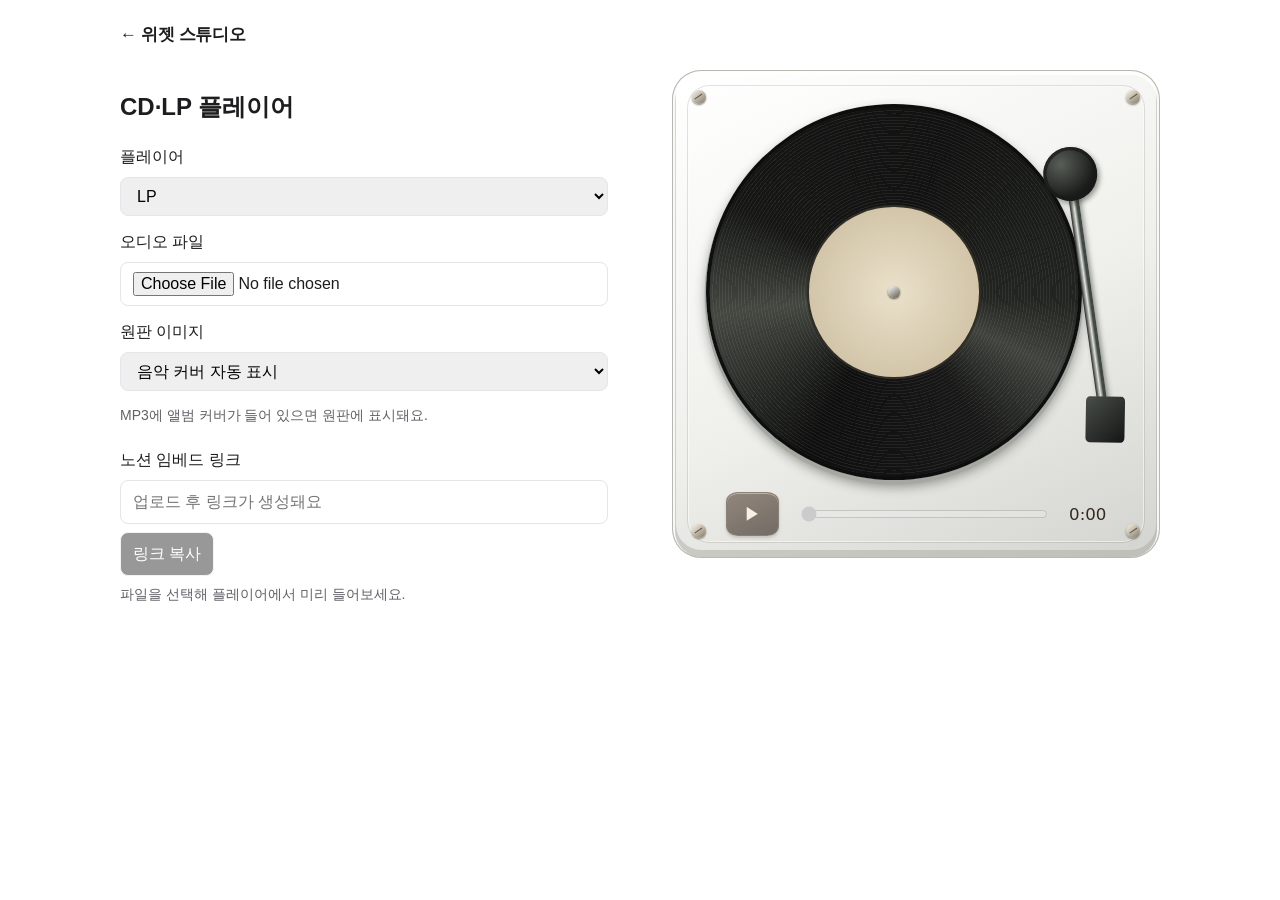
<file: player/index.html>
<!doctype html>
<html lang="ko">
<head>
  <meta charset="utf-8">
  <meta name="viewport" content="width=device-width, initial-scale=1">
  <title>CD·LP 플레이어 — 위젯 스튜디오</title>
  <link rel="stylesheet" href="../css/home.css?v=15">
  <link rel="stylesheet" href="../css/player.css?v=3">
</head>
<body>
  <header class="top"><a class="brand" href="../">← 위젯 스튜디오</a></header>
  <main class="player-editor">
    <section>
      <h1>CD·LP 플레이어</h1>
      <form id="player-settings">
        <label>플레이어<select name="type"><option value="lp">LP</option><option value="cd">CD</option></select></label>
        <label>오디오 파일<input name="audio" type="file" accept="audio/*,.mp3,.m4a,.wav,.ogg,.opus,.flac" required></label>
        <label>원판 이미지<select name="artwork"><option value="cover">음악 커버 자동 표시</option><option value="custom">커스텀 이미지</option></select></label>
        <label id="image-field" hidden>이미지 파일<input name="image" type="file" accept=".jpg,.jpeg,.png,.webp,.gif,.avif"></label>
        <p>MP3에 앨범 커버가 들어 있으면 원판에 표시돼요.</p>
      </form>
      <form id="player-publish" class="player-link" autocomplete="off" hidden>
        <label>GitHub 업로드 키<input id="github-token" type="password" autocomplete="off" placeholder="공개 업로드에만 필요" required></label>
        <p><a href="https://github.com/settings/personal-access-tokens/new" target="_blank" rel="noopener noreferrer">GitHub에서 키 만들기</a> · <code>widget-studio</code> 저장소에만 <code>Contents: Read and write</code> 권한을 주세요.</p>
        <p>오디오(최대 20MB)와 이미지(최대 5MB)는 공개 저장소에 올라가요.</p>
        <button id="player-upload" type="submit">GitHub에 업로드</button>
      </form>
      <label class="player-link">노션 임베드 링크<input id="player-link" readonly placeholder="업로드 후 링크가 생성돼요"></label>
      <button id="player-copy" disabled>링크 복사</button>
      <p id="player-feedback" role="status">파일을 선택해 플레이어에서 미리 들어보세요.</p>
    </section>
    <iframe id="player-preview" title="플레이어 미리보기" src="../widgets/player.html"></iframe>
  </main>
  <script type="module" src="../js/player-editor.js?v=3"></script>
</body>
</html>
</file>
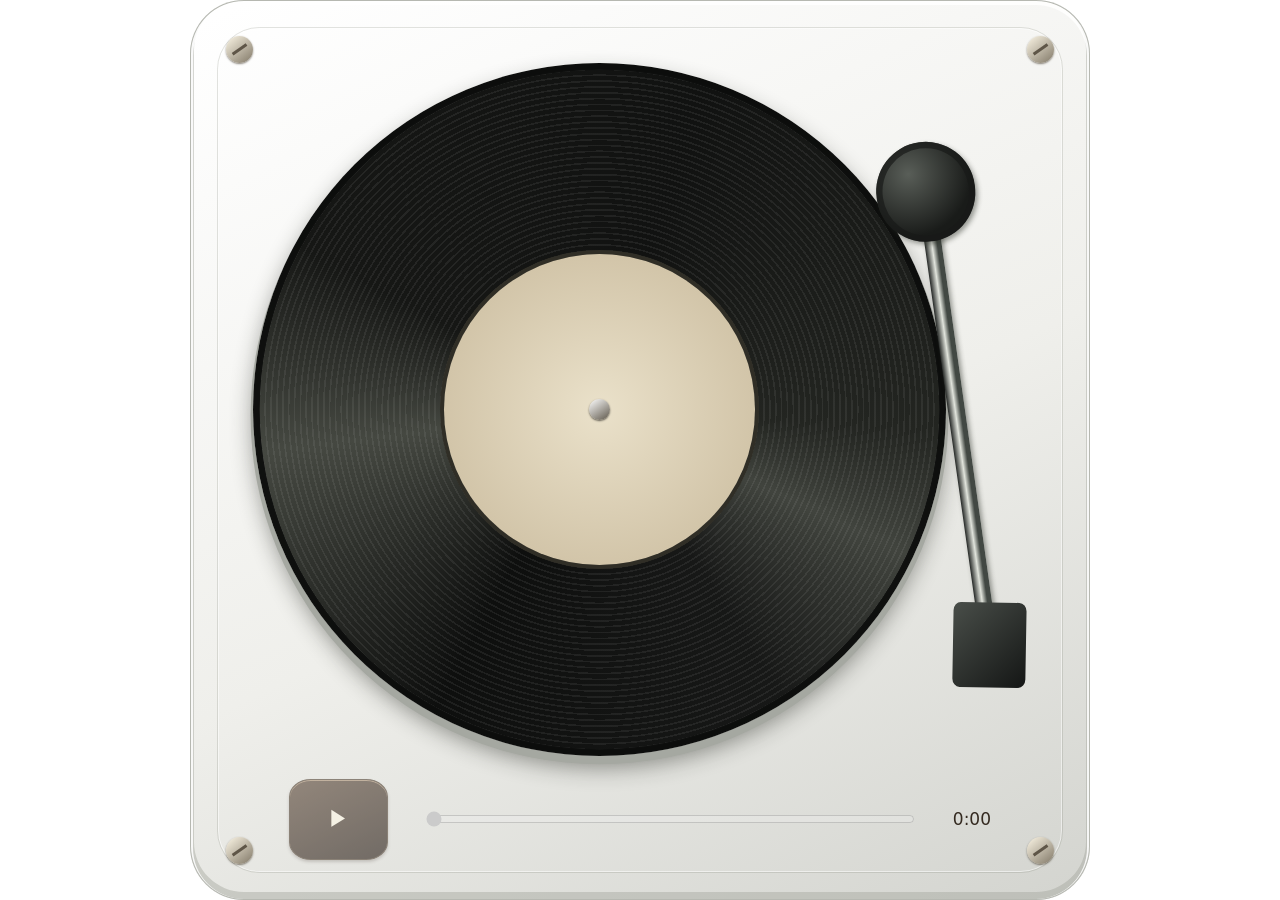
<file: widgets/player.html>
<!doctype html>
<html lang="ko">
<head>
  <meta charset="utf-8">
  <meta name="viewport" content="width=device-width, initial-scale=1">
  <title>CD·LP 플레이어</title>
  <link rel="stylesheet" href="../css/player.css?v=3">
  <link rel="stylesheet" href="../css/widget-edit.css?v=1">
</head>
<body class="player-embed">
  <main class="deck" data-type="lp" aria-label="음악 플레이어">
    <i class="screw top-left"></i><i class="screw top-right"></i>
    <i class="screw bottom-left"></i><i class="screw bottom-right"></i>
    <div class="disc"><img class="disc-art" alt="" hidden></div>
    <div class="tonearm" aria-hidden="true"><i></i></div>
    <div class="deck-controls">
      <button id="play" aria-label="재생" disabled>▶</button>
      <input id="seek" type="range" min="0" max="1000" value="0" aria-label="재생 위치" disabled>
      <span id="time">0:00</span>
    </div>
    <p id="media-status" role="status"></p>
    <audio id="music" preload="metadata"></audio>
  </main>
  <script type="module" src="../js/player.js?v=3"></script>
  <script src="../js/widget-edit.js?v=1" data-editor="player"></script>
</body>
</html>
</file>
<file: css/home.css>
:root {
  --bg: #ffffff;
  --text: #1d1d1f;
  --muted: #86868b;
  --line: #e5e5ea;
  --soft: #f5f5f7;
}

* { box-sizing: border-box; }
html, body { margin: 0; }
body {
  background: var(--bg);
  color: var(--text);
  font: 16px/1.5 'Pretendard', -apple-system, 'Segoe UI', sans-serif;
  -webkit-font-smoothing: antialiased;
}

.top, main, .foot {
  width: min(1040px, 100% - 32px);
  margin-inline: auto;
}

/* 상단 */
.top { padding: 22px 0; }
.brand {
  display: inline-flex;
  align-items: center;
  gap: 8px;
  font-weight: 700;
  font-size: 17px;
  letter-spacing: -0.02em;
  color: var(--text);
  text-decoration: none;
}
.brand svg { width: 20px; height: 20px; }

/* 소개 */
.hero { padding: 56px 0 40px; }
.hero h1 {
  margin: 0 0 12px;
  font-size: clamp(32px, 6vw, 52px);
  line-height: 1.1;
  letter-spacing: -0.035em;
}
.hero p { margin: 0; font-size: 18px; color: var(--muted); }

/* 위젯 카드 */
.grid {
  display: grid;
  grid-template-columns: repeat(auto-fill, minmax(230px, 1fr));
  gap: 20px;
}
.card {
  position: relative;
  display: flex;
  flex-direction: column;
  border: 1px solid var(--line);
  border-radius: 18px;
  overflow: hidden;
  color: inherit;
  text-decoration: none;
  transition: transform 0.2s cubic-bezier(0.2, 0.8, 0.2, 1), box-shadow 0.2s;
}
a.card:hover {
  transform: translateY(-3px);
  box-shadow: 0 12px 28px rgb(0 0 0 / 0.08);
}
a.card:focus-visible { outline: 2px solid #0066cc; outline-offset: 3px; }

.preview {
  position: relative;
  aspect-ratio: 4 / 3;
  background: var(--soft);
  display: grid;
  place-items: center;
}
.live, #clock-preview { position: absolute; inset: 0; }
.mock {
  font-size: 34px;
  font-weight: 600;
  letter-spacing: -0.03em;
  color: #c7c7cc;
}
.mock small { margin-left: 3px; font-size: 0.5em; font-weight: 500; }

.meta { padding: 16px 18px 6px; }
.meta h2 { margin: 0 0 4px; font-size: 18px; letter-spacing: -0.02em; }
.meta p { margin: 0; font-size: 14px; color: var(--muted); }

.go, .badge {
  margin: 8px 18px 18px;
  font-size: 14px;
  font-weight: 600;
}
.go { color: #0066cc; }
.badge {
  align-self: flex-start;
  padding: 3px 10px;
  border-radius: 999px;
  background: var(--soft);
  color: var(--muted);
  font-size: 12.5px;
}
.soon .meta h2 { color: var(--muted); }

/* 사용 방법 */
.how { padding: 72px 0 24px; }
.how h2 { margin: 0 0 20px; font-size: 22px; letter-spacing: -0.02em; }
.how ol {
  display: grid;
  grid-template-columns: repeat(auto-fit, minmax(220px, 1fr));
  gap: 16px;
  margin: 0;
  padding: 0;
  list-style: none;
  counter-reset: step;
}
.how li {
  counter-increment: step;
  padding: 20px;
  border-radius: 16px;
  background: var(--soft);
}
.how li::before {
  content: counter(step);
  display: grid;
  place-items: center;
  width: 26px;
  height: 26px;
  margin-bottom: 12px;
  border-radius: 50%;
  background: var(--text);
  color: #fff;
  font-size: 13px;
  font-weight: 700;
}
.how b { display: block; margin-bottom: 4px; }
.how span { font-size: 14px; color: var(--muted); }
.how code {
  padding: 1px 6px;
  border-radius: 6px;
  background: #fff;
  font: inherit;
  color: var(--text);
}

/* 하단 */
.foot {
  display: flex;
  justify-content: space-between;
  align-items: center;
  margin-top: 56px;
  padding: 24px 0 40px;
  border-top: 1px solid var(--line);
  font-size: 13px;
  color: var(--muted);
}
.by { display: inline-flex; align-items: center; gap: 6px; }
.by img { height: 11px; width: auto; }

@media (prefers-reduced-motion: reduce) {
  .card { transition: none; }
}
</file>
<file: css/player.css>
.player-embed { margin: 0; height: 100dvh; display: grid; place-items: center; font-family: system-ui, sans-serif; }
.deck {
  box-sizing: border-box; position: relative; width: min(100vw, 100dvh); aspect-ratio: 1;
  container-type: inline-size; overflow: hidden; isolation: isolate; border-radius: 6%;
  background: repeating-linear-gradient(0deg, #51452d05 0 1px, transparent 1px 3px), linear-gradient(145deg, #f1ebdc, #c7bba2);
  box-shadow: inset 0 0 0 1px #8c7e67, inset 0 2px 0 3px #faf3e0, inset 0 -4px 0 4px #9c8e7490;
}
.deck::before { content: ""; position: absolute; inset: 3%; border: 1px solid #69594532; border-radius: 5%; pointer-events: none; }
.deck[data-type="lp"] {
  background: linear-gradient(155deg, #fff 2%, #efefeb 55%, #d3d4cf);
  box-shadow: inset 0 0 0 1px #b6b8b1, inset 0 2px 0 3px #ffffffdc, inset 0 -4px 0 4px #a1a49b70;
}
.deck[data-type="lp"]::before { border-color: #6e746733; box-shadow: inset 0 0 0 1px #fff8; }
.screw {
  position: absolute; width: 3%; aspect-ratio: 1; border-radius: 50%;
  background: linear-gradient(140deg, #fcf6e6, #817867); box-shadow: 0 1px 2px #30251690;
}
.player-thumbnail { width: min(68%, 148px); }
.player-thumbnail .deck-controls { font-size: 10px; }
.screw::after { content: ""; position: absolute; inset: 45% 19%; background: #5f5648; transform: rotate(-35deg); }
.top-left, .bottom-left { left: 4%; }
.top-right, .bottom-right { right: 4%; }
.top-left, .top-right { top: 4%; }
.bottom-left, .bottom-right { bottom: 4%; }
.disc {
  position: absolute; left: 7%; top: 7%; width: 77%; aspect-ratio: 1; border-radius: 50%;
  display: grid; place-items: center;
  background: repeating-radial-gradient(circle, #fff1 0 .18cqw, transparent .18cqw .65cqw),
    conic-gradient(from 18deg, #111211, #232521 21%, #41443e 27%, #171817 36%, #0e0f0e 53%, #454841 68%, #161715 78%, #111211);
  box-shadow: 0 .65cqw 0 .27cqw #a5a8a1, 0 1.3cqw 2.5cqw #20231d75, inset 0 0 0 .75cqw #0c0d0cee;
  animation: record-spin 3s linear infinite paused;
}
.disc::before, .disc::after, .disc-art { grid-area: 1 / 1; border-radius: 50%; }
.disc::before { content: ""; width: 45%; aspect-ratio: 1; background: radial-gradient(circle, #eae1ca, #c8b99b); box-shadow: 0 0 0 .45cqw #302e26; }
.disc::after { content: ""; width: 3%; aspect-ratio: 1; background: linear-gradient(145deg, #fff, #5d5649); box-shadow: 0 1px 2px #0009; }
.disc-art { width: 45%; aspect-ratio: 1; object-fit: cover; }
.deck[data-type="cd"] .disc {
  left: 11.5%;
  background: repeating-radial-gradient(circle, transparent 0 3px, #fff3 3px 4px),
    conic-gradient(#dfefef, #a9a3da, #eef4d0, #a3cdcd, #f2d4e4, #a2a6ac, #dfefef);
  animation-duration: 1.5s;
}
.deck[data-type="cd"] .disc-art { width: 74%; }
.deck[data-type="cd"] .disc::before { width: 19%; background: #e9e5dd; }
.deck[data-type="cd"] .disc::after { width: 8%; background: #a49d8c; }
.deck[data-type="cd"] .tonearm { display: none; }
.deck.is-playing .disc { animation-play-state: running; }
@keyframes record-spin { to { transform: rotate(1turn); } }
.tonearm {
  position: absolute; left: 80%; top: 17%; width: 3%; height: 63%;
  transform-origin: 50% 4%; transform: rotate(-8deg); transition: transform 450ms ease;
}
.tonearm::before { content: ""; position: absolute; left: 17%; width: 66%; top: 4%; bottom: 8%; border-radius: 10px; background: linear-gradient(90deg,#242725,#e1e4dc 43%,#424843 74%); box-shadow: 2px 3px 5px #292d2675; }
.tonearm::after { content: ""; position: absolute; top: -2%; left: -135%; width: 370%; aspect-ratio: 1; border-radius: 50%; background: radial-gradient(circle at 35% 30%, #595e58, #191b19 66%); box-shadow: 2px 3px 5px #292d2675, inset 0 0 0 .7cqw #181a18b0; }
.tonearm i { position: absolute; bottom: 5%; left: -85%; width: 270%; height: 15%; border-radius: 10%; background: linear-gradient(135deg, #494e49, #141615); transform: rotate(9deg); }
.deck.is-playing .tonearm { transform: rotate(37deg); }
.deck-controls { position: absolute; inset: auto 11% 4.5%; display: flex; align-items: center; gap: 4cqw; color: #342a20; }
.deck-controls button { touch-action: manipulation; width: 11cqw; min-height: 9cqw; border: 1px solid #4e3f30; border-radius: 22%; background: linear-gradient(155deg, #594535, #261b14); box-shadow: inset 0 1px 0 #a88d71, 0 2px 3px #392b2350; color: #fff8e6; font-size: clamp(12px, 3.5cqw, 21px); cursor: pointer; }
.deck-controls button:disabled { opacity: .6; cursor: default; }
.deck-controls input { flex: 1; min-width: 0; accent-color: #534236; }
#time { font-size: clamp(10px, 3.4cqw, 17px); font-variant-numeric: tabular-nums; }
#media-status { position: absolute; top: 54%; inset-inline: 13%; margin: 0; text-align: center; font-size: clamp(11px, 3.6cqw, 18px); color: #fff9eb; background: #31291ee8; border-radius: 8px; padding: .4em; }
#media-status:empty { display: none; }
@media (prefers-reduced-motion: reduce) {
  .disc { animation: none; }
  .tonearm { transition: none; }
}
.player-editor { display: grid; grid-template-columns: minmax(0, 1fr) minmax(0, 1fr); gap: clamp(20px, 6vw, 64px); align-items: start; padding-bottom: 36px; }
.player-editor form, .player-editor label { display: grid; gap: 8px; }
.player-editor form { gap: 14px; }
.player-editor [hidden] { display: none; }
.player-editor input, .player-editor select, .player-editor button { font: inherit; padding: 9px 12px; border: 1px solid var(--line); border-radius: 8px; min-width: 0; }
.player-editor button { background: var(--text); color: #fff; cursor: pointer; justify-self: start; }
.player-editor button:disabled { opacity: .45; cursor: default; }
.player-editor p { color: #606067; margin: 0; font-size: 14px; }
.player-link { margin: 22px 0 8px; }
#player-feedback { margin-top: 8px; }
#player-preview { width: 100%; aspect-ratio: 1; border: 0; display: block; }
@media (max-width: 680px) { .player-editor { grid-template-columns: 1fr; } }
</file>
<file: css/widget-edit.css>
.widget-edit {
  position: fixed;
  z-index: 20;
  top: 6px;
  right: 6px;
  padding: 5px 9px;
  border: 1px solid #655e5233;
  border-radius: 99px;
  background: #faf8f1;
  color: #282521;
  box-shadow: 0 2px 5px #0002;
  font: 600 11px/1.25 system-ui, sans-serif;
  text-decoration: none;
}
@media (hover: hover) {
  .widget-edit { opacity: 0; transition: opacity 120ms ease; }
  body:hover .widget-edit, .widget-edit:focus-visible { opacity: 1; }
}
</file>
